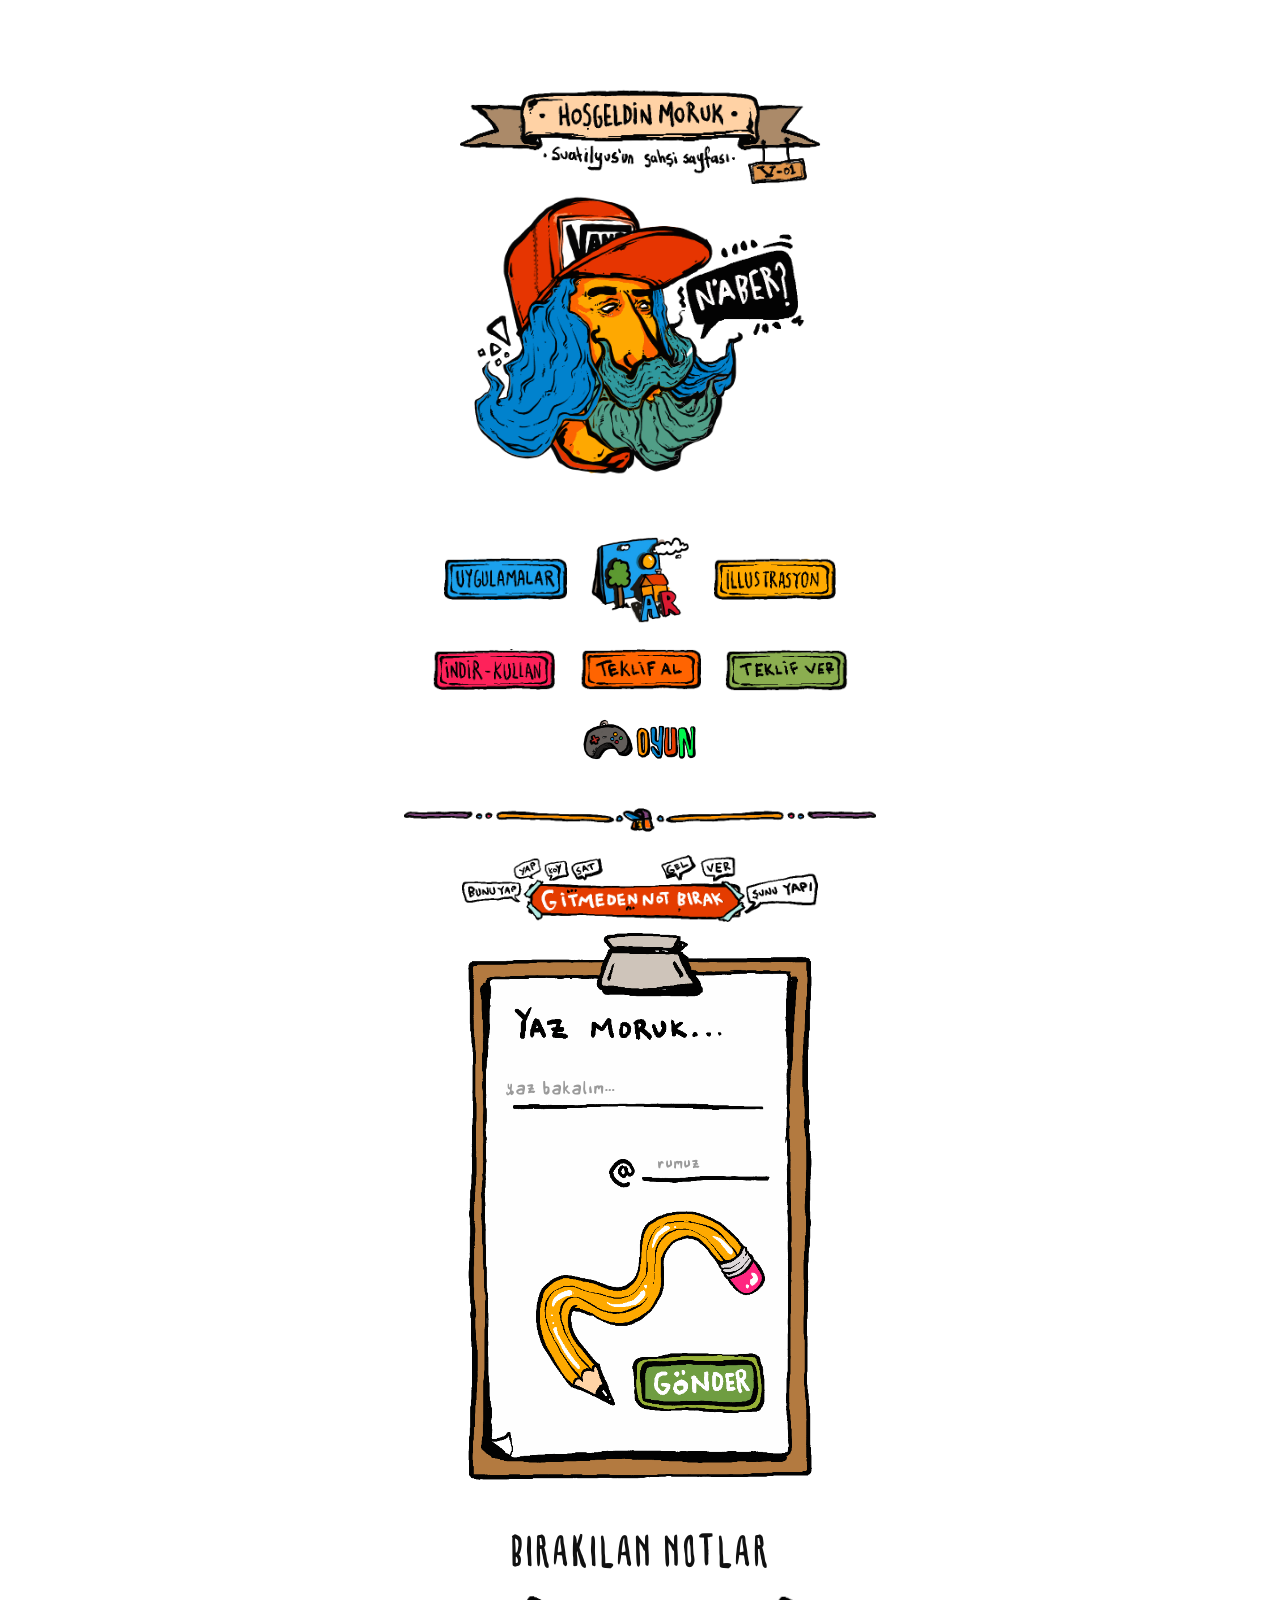
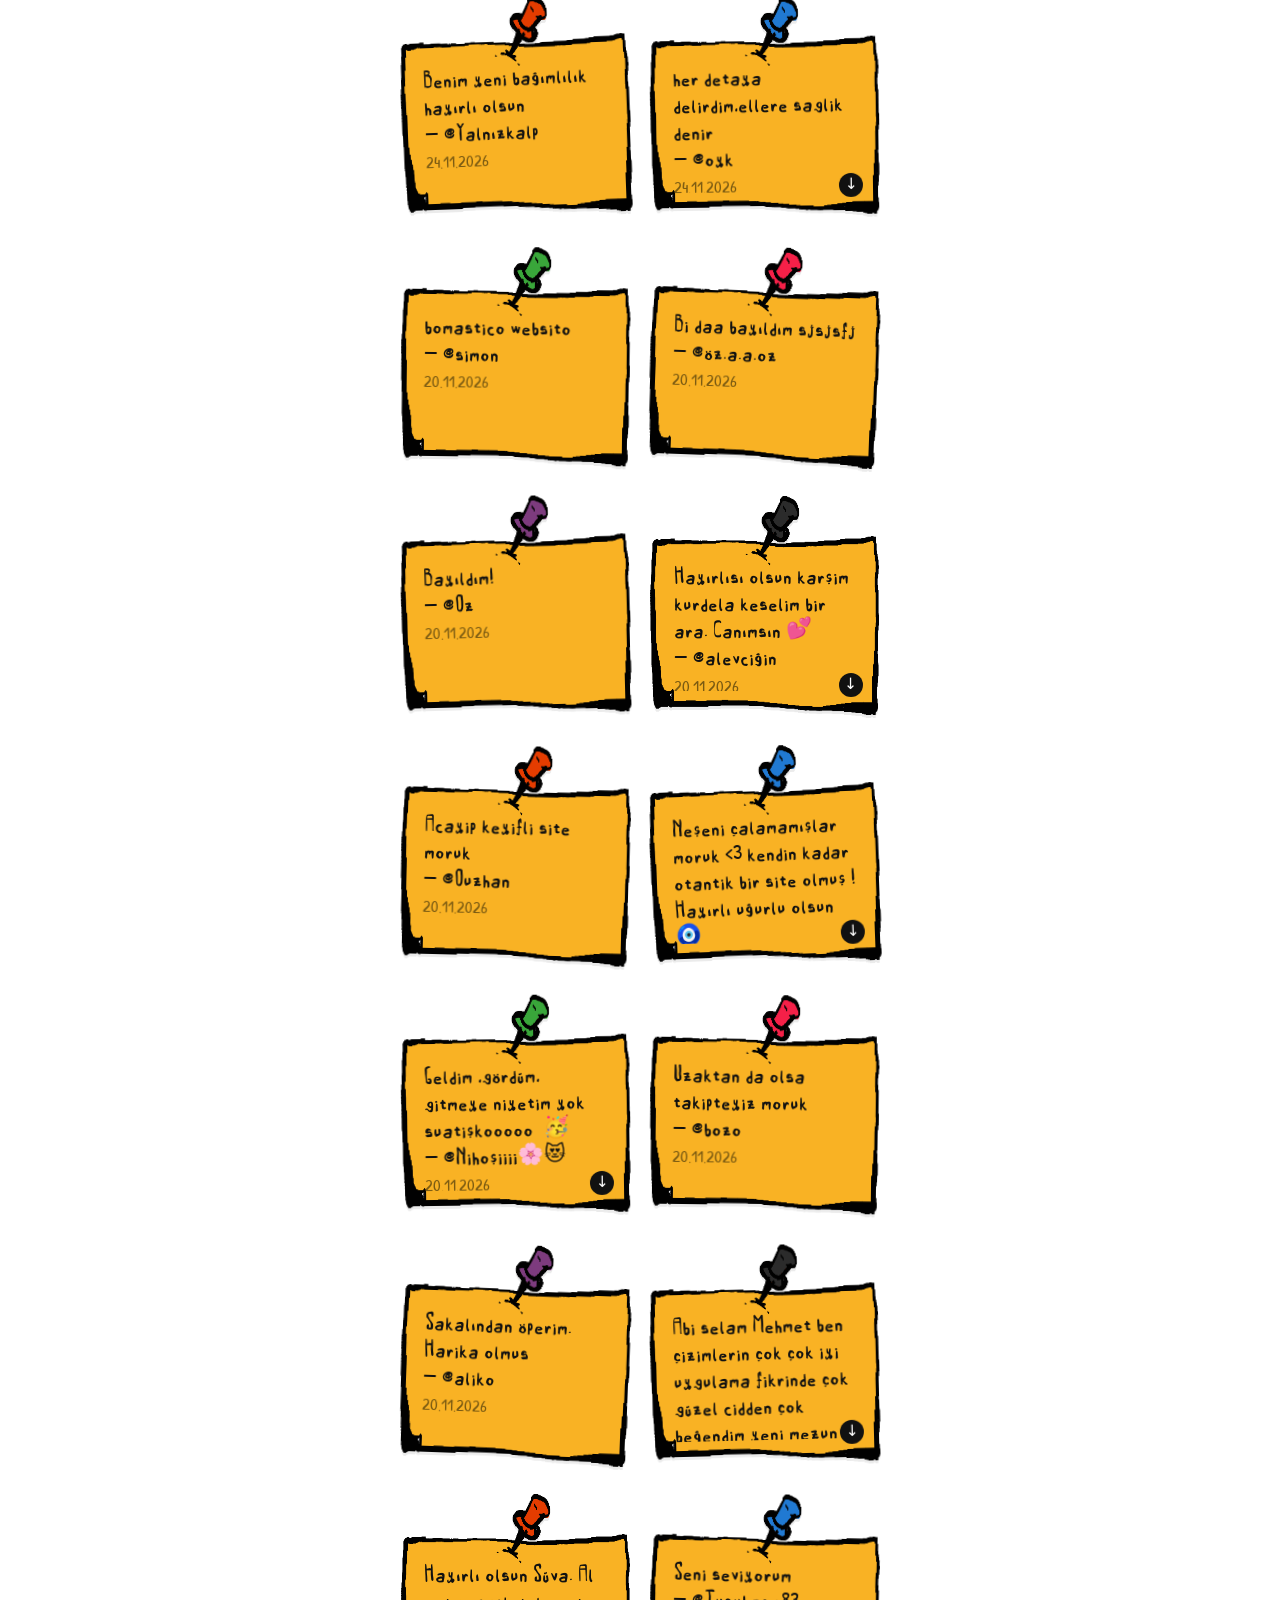
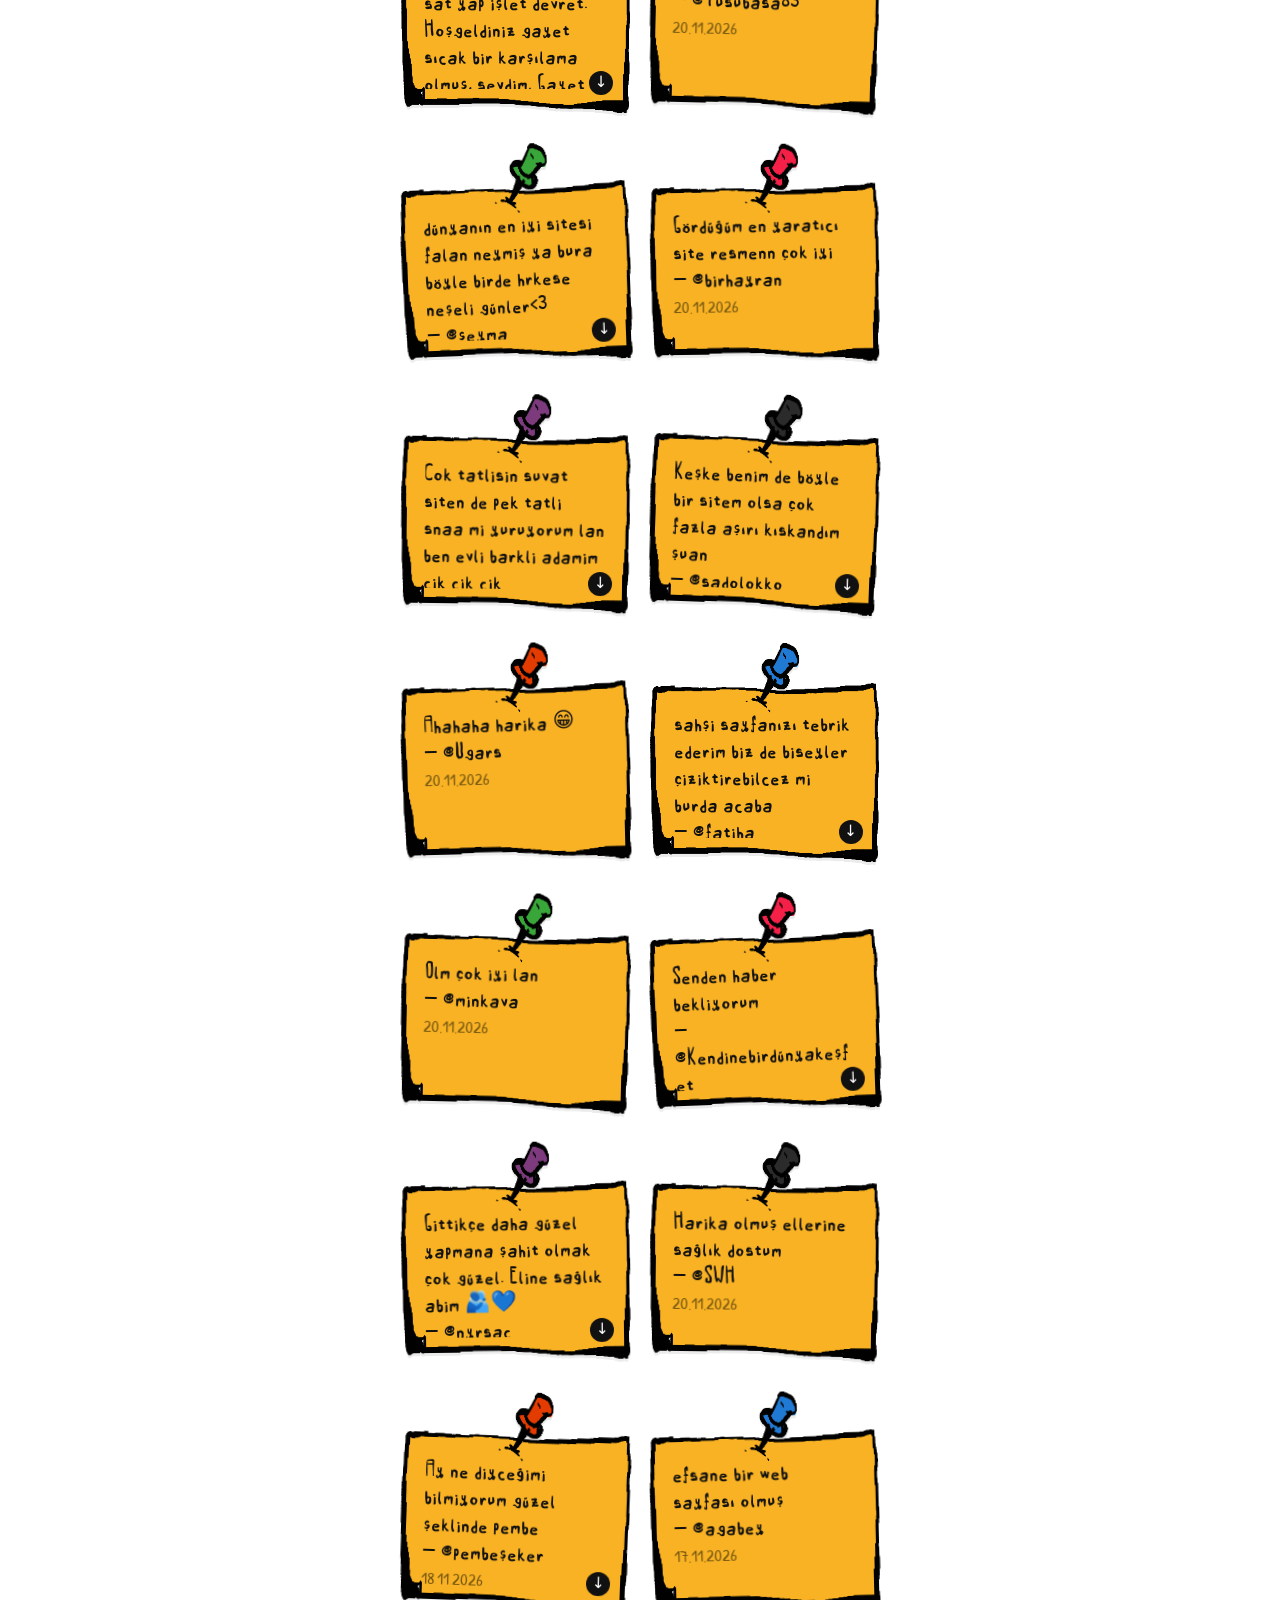
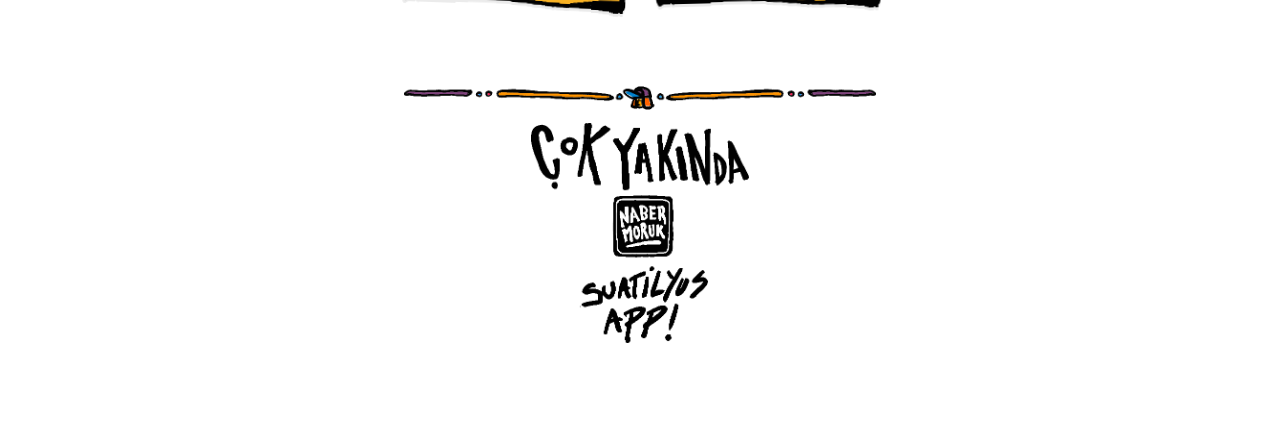
<file: index.html>
<!DOCTYPE html>
<html lang="tr">
<head>
<meta charset="utf-8">
<meta name="viewport" content="width=device-width, initial-scale=1, viewport-fit=cover">
<title>suatilyus — şahsi sayfa</title>
<meta name="description" content="Suatilyus'un şahsi sayfası. Suat Serkan Çelmeli — illüstrasyon, mural ve tasarım, İzmir.">
<meta name="theme-color" content="#ffffff">
<meta property="og:title" content="Hoşgeldin moruk — suatilyus">
<meta property="og:description" content="Suatilyus'un şahsi sayfası: illüstrasyon, uygulamalar, indir-kullan.">
<meta property="og:image" content="https://suatilyus.com/img/og.png">
<meta property="og:url" content="https://suatilyus.com/">
<link rel="icon" href="img/icon-192.png">
<link rel="apple-touch-icon" href="img/apple-touch-icon.png">
<link rel="manifest" href="manifest.json">
<meta name="apple-mobile-web-app-capable" content="yes">
<meta name="apple-mobile-web-app-title" content="suatilyus">
<link rel="preconnect" href="https://fonts.googleapis.com">
<link rel="preconnect" href="https://fonts.gstatic.com" crossorigin>
<link href="https://fonts.googleapis.com/css2?family=Patrick+Hand&display=swap" rel="stylesheet">
<link rel="stylesheet" href="ortak.css?v=2611241350">
<style>
:root{--pink:#fd225a;--ink:#111}
*{box-sizing:border-box;margin:0;padding:0}
html{scroll-behavior:smooth}
body{background:#fff;color:var(--ink);font-family:"suat-long","Patrick Hand",system-ui,sans-serif;-webkit-tap-highlight-color:transparent}
img{display:block;max-width:100%;height:auto;user-select:none;-webkit-user-drag:none}
.page{width:min(100%,520px);margin:0 auto;container-type:inline-size;padding:calc(env(safe-area-inset-top) + min(17vw,88px)) 0 min(18vw,94px);display:flex;flex-direction:column;align-items:center;overflow:hidden}

/* 1 cqw = 11.7px on the 1170px drawing */
.header{width:69.6cqw;position:relative}
.btn.ar{width:19cqw;margin-top:-4cqw}.btn.ar img{display:block;width:100%;height:auto}
.header .kose{position:absolute;top:auto;bottom:-2%;right:4%;width:12cqw}
.header .kose .kose-btn{display:none}
.header .kose .kose-menu{top:100%}
.v01{position:absolute;right:4%;bottom:0;width:17%;height:34%;background:none;border:0;padding:0;-webkit-touch-callout:none;-webkit-user-select:none;user-select:none;touch-action:manipulation;cursor:default;z-index:5}
.portrait{width:66.5cqw;margin-top:2.2cqw;animation:float 6s ease-in-out infinite}
.portrait .bubble{position:absolute;inset:0;z-index:2;transform-origin:83% 40%;animation:talk 4s ease-in-out infinite}
@keyframes float{50%{transform:translateY(-1.2cqw) rotate(-.6deg)}}
@keyframes talk{0%,70%,100%{transform:scale(1) rotate(0)}76%{transform:scale(1.08) rotate(3deg)}82%{transform:scale(.97) rotate(-2deg)}88%{transform:scale(1.02)}}

.row{display:flex;flex-wrap:wrap;justify-content:center;align-items:flex-start;align-content:flex-start;gap:5cqw 4.6cqw;width:94%;margin-top:15.6cqw;min-height:30cqw}
/* buttons added from the panel without a drawing: text in a drawn-style frame */
.btn.txt{display:flex;align-items:center;justify-content:center;min-height:8.2cqw;margin-top:.8cqw;border:.6cqw solid var(--ink);border-radius:1.4cqw;outline:.3cqw solid var(--ink);outline-offset:-1.5cqw;color:var(--ink);font-family:"suat-skinny","Patrick Hand",sans-serif;font-size:4.6cqw;letter-spacing:.04em;text-transform:uppercase;padding:0 2cqw;text-align:center;line-height:1}
.btn.txt:hover{background:#ffd23f}
.btn{width:23.6cqw;background:none;border:0;cursor:pointer;display:block;text-decoration:none;transition:transform .12s}
/* color layer: line art sits on top, colour fades in underneath */
.cz{position:relative}
.cz>img{position:relative}
.cz>img.c{position:absolute;inset:0;width:100%;height:100%;opacity:1}
.cz:hover>img.c,.cz.on>img.c,.cz:focus-within>img.c,.btn:focus-visible>img.c{opacity:1;transition-duration:.15s}
.btn .arrows{position:absolute;z-index:3;width:85%;left:-1%;bottom:96%;opacity:0;pointer-events:none;transition:opacity .15s}
.btn:hover .arrows,.btn:focus-visible .arrows,.btn.on .arrows{opacity:1;transition-duration:.15s;animation:poke .6s ease-in-out infinite alternate}
.btn:active{transform:scale(.95)}
@keyframes poke{to{transform:translateY(1cqw)}}

.divider{width:90.8cqw;margin-top:8.5cqw}
.note-header{width:68.5cqw;margin-top:4.4cqw}
/* clipboard note form — hotspots measured on the drawing */
.note{position:relative;width:66cqw;margin-top:2cqw}
.note>img{display:block;width:100%;height:auto}
.note textarea,.note input{position:absolute;z-index:2;background:transparent;border:0;outline:0;resize:none;font:inherit;color:var(--ink);font-size:4.2cqw;line-height:5cqw;padding:0}
.note textarea{left:10.7%;right:11.9%;top:25.4%;height:5.6%;overflow-y:auto}
.note input{left:55%;right:13%;top:38.9%;height:5.2%;font-size:3.8cqw;line-height:5.4cqw}
.note textarea::placeholder,.note input::placeholder{color:#9a9a9a}
.note .send{position:absolute;z-index:2;left:45.5%;width:43.2%;top:75.3%;height:13.8%;background:none;border:0;cursor:pointer;border-radius:2cqw;transition:transform .12s}
.note .send:hover{transform:rotate(-3deg) scale(1.04);background:rgba(255,255,255,.12)}
.note .send:active{transform:scale(.94)}
/* approved notes, pinned with different coloured pins */
.notlar{width:92cqw;margin-top:10cqw}
.notlar h2{font-size:7cqw;font-weight:400;letter-spacing:.04em;text-align:center;margin-bottom:5cqw}
.ntl{display:grid;grid-template-columns:1fr 1fr;gap:6cqw 4cqw;align-items:start}
.nt{position:relative;background:center/100% 100% no-repeat;height:42cqw;padding:12.5cqw 3cqw 4.5cqw 4.5cqw;font-size:4cqw;line-height:1.3;white-space:pre-wrap;word-break:break-word;filter:drop-shadow(0 .6cqw 0 rgba(0,0,0,.08));display:flex;flex-direction:column}
.nt-y{flex:1;min-height:0;overflow-y:auto;-webkit-overflow-scrolling:touch;overscroll-behavior:contain;padding-right:1.5cqw;scrollbar-width:thin;scrollbar-color:rgba(0,0,0,.45) transparent}
.nt-y::-webkit-scrollbar{width:1cqw}.nt-y::-webkit-scrollbar-thumb{background:rgba(0,0,0,.45);border-radius:1cqw}
/* long note: a hand-drawn-ish hint that it scrolls (iOS hides scrollbars) */
.nt.tasar::after{content:"↓";position:absolute;right:3.2cqw;bottom:3.4cqw;width:4.6cqw;height:4.6cqw;border-radius:50%;background:var(--ink);color:#fff;font-size:3cqw;line-height:4.6cqw;text-align:center;pointer-events:none;transition:opacity .2s}
.nt.tasar.sonda::after{opacity:0}
.nt small{display:block;margin-top:1.4cqw;font-size:3.2cqw;color:#7a5a12}
.nt.tek{grid-column:1/-1;width:62%;justify-self:center}
.divider2{margin-top:14.5cqw}
.soon{width:42cqw;margin-top:2.5cqw;animation:wobble 3s ease-in-out infinite}
@keyframes wobble{50%{transform:rotate(-2.5deg) scale(1.03)}}

.sr{position:absolute;width:1px;height:1px;overflow:hidden;clip:rect(0 0 0 0)}
@media (prefers-reduced-motion:reduce){*{animation:none!important}}
</style>
</head>
<body>
<main class="page">
  <h1 class="sr">Hoşgeldin moruk — Suatilyus'un şahsi sayfası</h1>
  <div class="header cz"><img class="c" src="img/header-c.png" alt=""><img src="img/header.png" alt="Hoşgeldin moruk · Suatilyus'un şahsi sayfası · V-01" width="814" height="215"></div>

  <div class="portrait cz">
    <img class="c" src="img/portrait-c.png" alt="">
    <img src="img/portrait.png" alt="Şapkalı, uzun saçlı ve sakallı karakter" width="778" height="633">
    <img class="bubble" src="img/bubble.png" alt="N'aber?" width="778" height="633">
  </div>

  <nav class="row" id="btns" aria-label="Ana menü"></nav>

  <div class="divider cz"><img class="c" src="img/divider-c.png" alt=""><img src="img/divider.png" alt="" width="1062" height="54"></div>
  <img class="note-header" src="img/ui/not-baslik.png" alt="Gitmeden not bırak" width="800" height="152">
  <form class="note" id="note">
    <img src="img/ui/pano.png" alt="Yaz moruk…" width="607" height="968">
    <textarea name="not" maxlength="1000" aria-label="Notun" placeholder="yaz bakalım…"></textarea>
    <input name="kim" maxlength="60" aria-label="Rumuzun (mecburi değil)" placeholder="rumuz" autocomplete="off">
    <button class="send" type="submit" aria-label="Gönder"></button>
  </form>

  <section class="notlar" id="notlar" hidden aria-label="Bırakılan notlar"><h2>BIRAKILAN NOTLAR</h2><div class="ntl" id="ntList"></div></section>
  <div class="divider divider2 cz" id="uygulamalar"><img class="c" src="img/divider-c.png" alt=""><img src="img/divider.png" alt="" width="1062" height="54"></div>
  <img class="soon" src="img/ui/cok-yakinda-app.png" alt="Çok yakında: Naber Moruk — suatilyus app!" width="455" height="458">
</main>
<script src="ortak.js?v=2611241350"></script>
<script>
/* home buttons come from veri/site.json (control panel) */
(function koseTasi(n){n=n||0;const k=document.querySelector('.kose'),h=document.querySelector('.header');
  if(!(k&&h)){if(n<100)setTimeout(()=>koseTasi(n+1),50);return;}
  /* home page: no visible "giriş" corner. Hold the V-01 tag ~1.5 s to open the menu (with MÜDÜRİYET) */
  h.appendChild(k);
  const v=document.createElement('button');v.className='v01';v.type='button';v.setAttribute('aria-label','V-01');h.appendChild(v);
  const btn=k.querySelector('.kose-btn'),mud=k.querySelector('.k-mud');let t;
  const ac=()=>{mud.hidden=false;try{localStorage.setItem('suat-mud','1')}catch(e){}k.classList.add('open');btn.setAttribute('aria-expanded','true');if(navigator.vibrate)navigator.vibrate(30);};
  v.addEventListener('pointerdown',e=>{t=setTimeout(ac,1500);});
  ['pointerup','pointerleave','pointercancel'].forEach(ev=>v.addEventListener(ev,()=>clearTimeout(t)));
  v.addEventListener('contextmenu',e=>e.preventDefault());
  v.addEventListener('click',e=>e.stopPropagation());
})();
suat.veri().then(d=>{
  const E=suat.esc;
  document.getElementById('btns').innerHTML=d.butonlar.filter(b=>!b.gizli).map(b=>{
    const ext=/^https?:/.test(b.link), href=b.link?suat.url(b.link):'#';
    const attrs=`href="${E(href)}"${ext?' target="_blank" rel="noopener"':''}${b.link?'':' data-soon'}`;
    return b.gorsel
      ? `<a class="btn cz" ${attrs}>${b.renk?`<img class="c" src="${E(suat.url(b.renk))}" alt="">`:''}<img src="${E(suat.url(b.gorsel))}" alt="${E(b.ad)}"><img class="arrows" src="img/arrows.png" alt=""></a>`
      : /(^|\/)ar\/?$/.test(b.link||'')
        ? `<a class="btn ar" ${attrs}><img src="img/ui/btn-ar.png" alt="${E(b.ad)}" width="500" height="436"></a>`
        : `<a class="btn txt" ${attrs}>${E(b.ad)}</a>`;
  }).join('');
});
const say=(m,ok)=>suat.toast(m,ok);
let KUTU=null;
suat.veri().then(d=>{
  KUTU=d.notKutusu||null;
  const N=(d.notlar||[]);
  if(N.length){document.getElementById('notlar').hidden=false;
    const PIN=['kirmizi','mavi','yesil','pembe','mor','siyah'];
    document.getElementById('ntList').innerHTML=N.map((n,i)=>{const rot=((i*37)%7-3)*0.7;
      return `<div class="nt${N.length%2&&i===N.length-1?' tek':''}" style="background-image:url(img/ui/not-kart-${PIN[i%PIN.length]}.png);transform:rotate(${rot}deg)"><div class="nt-y">${suat.esc(n.metin)}<small>${n.kim?'@'+suat.esc(n.kim.replace(/^@/,''))+' · ':''}${suat.esc(n.tarih||'')}</small></div></div>`}).join('');
    /* mark notes whose text is longer than the card */
    const isaretle=()=>document.querySelectorAll('#ntList .nt').forEach(nt=>{const y=nt.firstElementChild;const t=y.scrollHeight>y.clientHeight+2;nt.classList.toggle('tasar',t);
      if(t&&!y.dataset.dinle){y.dataset.dinle=1;y.addEventListener('scroll',()=>nt.classList.toggle('sonda',y.scrollTop+y.clientHeight>=y.scrollHeight-4),{passive:true});}});
    requestAnimationFrame(isaretle);if(document.fonts)document.fonts.ready.then(isaretle);addEventListener('resize',isaretle);}
});
document.getElementById('note').addEventListener('submit',async e=>{
  e.preventDefault();const f=e.target,m=f.not.value.trim();
  if(!m){say('önce bi şey yaz moruk');f.not.focus();return}
  if(!KUTU||!KUTU.form||!KUTU.alan){say('not kutusu çok yakında açılıyor',true);return}
  try{const fd=new URLSearchParams();const k=f.kim.value.trim();fd.append(KUTU.alan,k?m+'\n— @'+k.replace(/^@/,''):m);
    await fetch(KUTU.form,{method:'POST',mode:'no-cors',headers:{'Content-Type':'application/x-www-form-urlencoded'},body:fd});
    f.reset();say('aldım, okuyunca asarım',true);
  }catch(err){say('gitmedi, bi daha dene')}
});
</script>
</body>
</html>
</file>
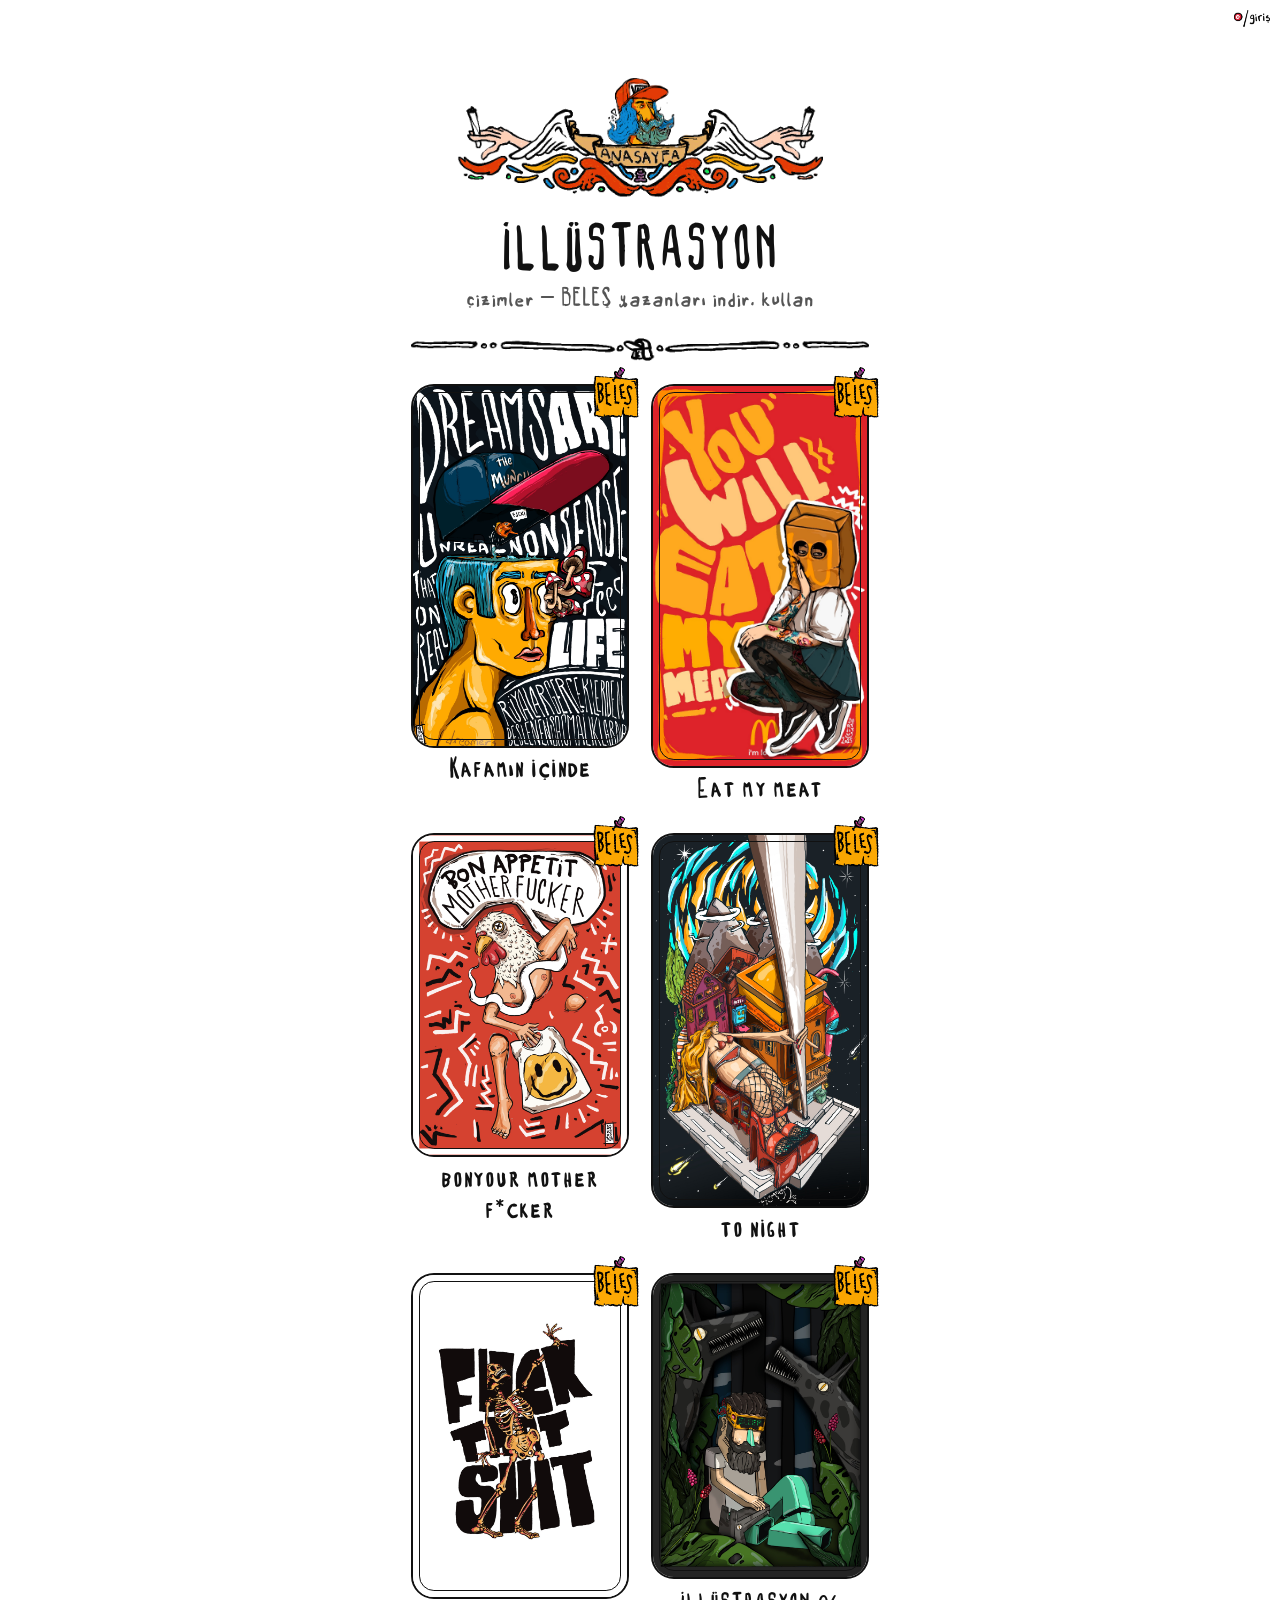
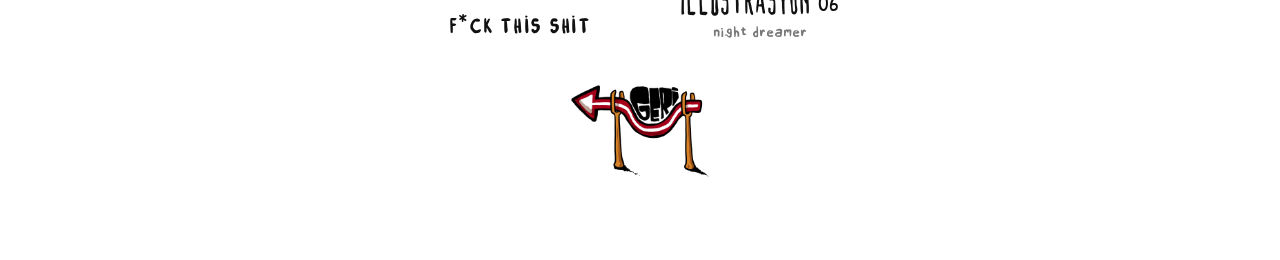
<file: illustrasyon/index.html>
<!DOCTYPE html>
<html lang="tr">
<head>
<meta charset="utf-8">
<meta name="viewport" content="width=device-width, initial-scale=1, viewport-fit=cover">
<title>İllüstrasyon — suatilyus</title>
<meta name="description" content="suatilyus çizimleri — illüstrasyon, mural, poster.">
<link rel="icon" href="../img/icon-192.png">
<link rel="apple-touch-icon" href="../img/apple-touch-icon.png">
<link rel="manifest" href="../manifest.json">
<link rel="preconnect" href="https://fonts.googleapis.com">
<link rel="preconnect" href="https://fonts.gstatic.com" crossorigin>
<link href="https://fonts.googleapis.com/css2?family=Patrick+Hand&display=swap" rel="stylesheet">
<link rel="stylesheet" href="../ortak.css?v=2611241350">
<style>
:root{--ink:#111}
*{box-sizing:border-box;margin:0;padding:0}
body{background:#fff;color:var(--ink);font-family:"suat-long","Patrick Hand",system-ui,sans-serif;-webkit-tap-highlight-color:transparent}
img{display:block;max-width:100%;height:auto}
a{color:inherit;text-decoration:none}
.page{width:min(100%,520px);margin:0 auto;container-type:inline-size;padding:calc(env(safe-area-inset-top) + min(15vw,78px)) min(6vw,31px) min(16vw,83px);display:flex;flex-direction:column;align-items:center}
.amblem{width:80cqw;transition:transform .2s}
.amblem:hover{transform:rotate(-2deg) scale(1.03)}
h1{font-size:11cqw;font-weight:400;letter-spacing:.04em;margin-top:5cqw;line-height:1}
.sub{font-size:5cqw;margin-top:1.5cqw;color:#555;text-align:center}
.divider{width:100%;margin:6cqw 0 5cqw}
.grid{display:grid;grid-template-columns:1fr 1fr;gap:7cqw 5cqw;width:100%;align-items:start}
.grid .wp{display:block;width:100%}
.wp{appearance:none;border:0;background:none;padding:0;cursor:pointer;text-align:center;font:inherit;color:inherit}
.frame{border:.6cqw solid var(--ink);border-radius:5cqw;outline:.3cqw solid var(--ink);outline-offset:-2cqw;overflow:hidden;background:#f3f3f3;display:block;min-height:20cqw;transition:transform .15s}
.frame img{width:100%;height:auto;display:block;max-width:none}
.frame.empty{aspect-ratio:3/4}
.frame.empty{background:#fafafa;display:flex;align-items:center;justify-content:center}
.frame.empty img{display:none}
.frame.empty::before{content:"YAKINDA";font-size:6cqw;color:#aaa;letter-spacing:.05em}
.wp{position:relative}
.wp .tag{position:absolute;width:11cqw;top:-4cqw;right:-3cqw;transform:rotate(10deg);z-index:2}
.wp .tag.yeni{width:21cqw;top:2cqw;right:auto;left:-3.5cqw;transform:rotate(-10deg)}
.wp .tag.yakinda{width:27cqw;top:auto;bottom:8cqw;right:auto;left:50%;transform:translateX(-50%) rotate(-6deg)}
.wp:hover .frame{transform:rotate(-1.5deg)}
.wp b{display:block;font-weight:400;font-size:5.2cqw;margin-top:1.6cqw;letter-spacing:.03em}
.wp span{display:block;font-size:4cqw;color:#777}

.view{position:fixed;inset:0;background:rgba(255,255,255,.97);display:none;flex-direction:column;align-items:center;justify-content:center;gap:16px;padding:calc(env(safe-area-inset-top) + 16px) 16px calc(env(safe-area-inset-bottom) + 16px);z-index:9}
.view.show{display:flex}
.view .big{max-height:72vh;width:auto;border:3px solid var(--ink);border-radius:22px}
.view .row{display:flex;gap:18px;align-items:center}
.view .dl{width:120px}
.view .share{width:48px}
.view .x{width:150px}
.view .tip{font-size:16px;color:#666;text-align:center;max-width:32ch}
</style>
</head>
<body>
<main class="page">
  <a href="../index.html" aria-label="Ana sayfaya dön" style="display:block"><span class="amblem cz lit"><img class="c" src="../img/ui/amblem-c.png" alt=""><img src="../img/ui/amblem.png" alt="Ana sayfa" width="865" height="286"></span></a>
  <h1>İLLÜSTRASYON</h1>
  <p class="sub">çizimler — BELEŞ yazanları indir, kullan</p>
  <img class="divider" src="../img/divider.png" alt="" width="1062" height="54">
  <div class="grid" id="grid"></div>
  <a class="alt-geri" href="../index.html" aria-label="Geri dön"><img src="../img/ui/geri-tabela.png" alt="Geri" width="800" height="536"></a>
</main>
<script src="../ortak.js?v=2611241350"></script>

<div class="view" id="view" role="dialog" aria-modal="true" aria-label="Çizim">
  <img class="big" id="big" alt="">
  <div class="row">
    <a class="dl cz" id="dl" download><img class="c" src="../img/ui/indir-a-c.png" alt=""><img src="../img/ui/indir-a.png" alt="İndir" width="200" height="109"></a>
    <button class="share cz" id="share" hidden><img class="c" src="../img/ui/ikon-paylas-c.png" alt=""><img src="../img/ui/ikon-paylas.png" alt="Paylaş" width="96" height="154"></button>
    <button class="x cz" id="close"><img class="c" src="../img/ui/cikis-c.png" alt=""><img src="../img/ui/cikis.png" alt="Kapat" width="407" height="143"></button>
  </div>
  <p class="tip">iPhone'da görsele basılı tut → "Fotoğraflara Kaydet".</p>
</div>

<script>
{
/* illustrations come from veri/site.json (control panel) */
let WALL=[];
const grid=document.getElementById('grid'),view=document.getElementById('view'),big=document.getElementById('big'),dl=document.getElementById('dl'),E=suat.esc;
function render(){
  const tag=(k,alt,w,h)=>`<span class="tag ${k} cz"><img class="c" src="../img/ui/${k}-c.png" alt=""><img src="../img/ui/${k}.png" alt="${alt}" width="${w}" height="${h}"></span>`;
  const cards=WALL.map((w,i)=>`<button class="wp" data-i="${i}">${w.indir?tag('beles','Beleş',183,204):''}${w.yeni?tag('yeni','Yeni',321,241):''}${w.yakinda?tag('yakinda','Yakında! Aha burada!',615,391):''}<div class="frame"><img src="../${E(w.dosya)}" alt="${E(w.ad)}"></div><b>${E(w.ad)}</b>${w.not?`<span>${E(w.not)}</span>`:''}</button>`);
  if(!WALL.length)cards.push(`<button class="wp" data-empty="1"><div class="frame empty taped"></div><b>YAKINDA</b></button>`);
  grid.innerHTML=cards.join('');
}
suat.veri().then(d=>{const G={beles:true,yeni:true,yakinda:true,...(d.etiketler||{})};WALL=(d.illustrasyon||[]).map(w=>({...w,indir:!!w.indir&&G.beles,yeni:!!w.yeni&&G.yeni,yakinda:!!w.yakinda&&G.yakinda,ad:String(w.ad||'').replace(/^DUVAR (\d+)$/,'İLLÜSTRASYON $1')}));render()});
let cur=null;
grid.addEventListener('click',e=>{const b=e.target.closest('.wp');if(!b)return;if(b.dataset.empty){suat.yakinda();return}cur=WALL[+b.dataset.i];
  big.src='../'+cur.dosya;big.alt=cur.ad;dl.href=big.src;dl.hidden=!cur.indir;dl.setAttribute('download','suatilyus-'+cur.dosya.split('/').pop());view.classList.add('show')});
const close=()=>view.classList.remove('show');
const shareBtn=document.getElementById('share');shareBtn.hidden=!navigator.share;
shareBtn.addEventListener('click',async()=>{try{await navigator.share({title:'suatilyus — '+cur.ad,text:'suatilyus çizimi',url:location.href})}catch(e){}});
document.getElementById('close').addEventListener('click',close);
view.addEventListener('click',e=>{if(e.target===view)close()});
document.addEventListener('keydown',e=>{if(e.key==='Escape')close()});
}
</script>
</body>
</html>
</file>
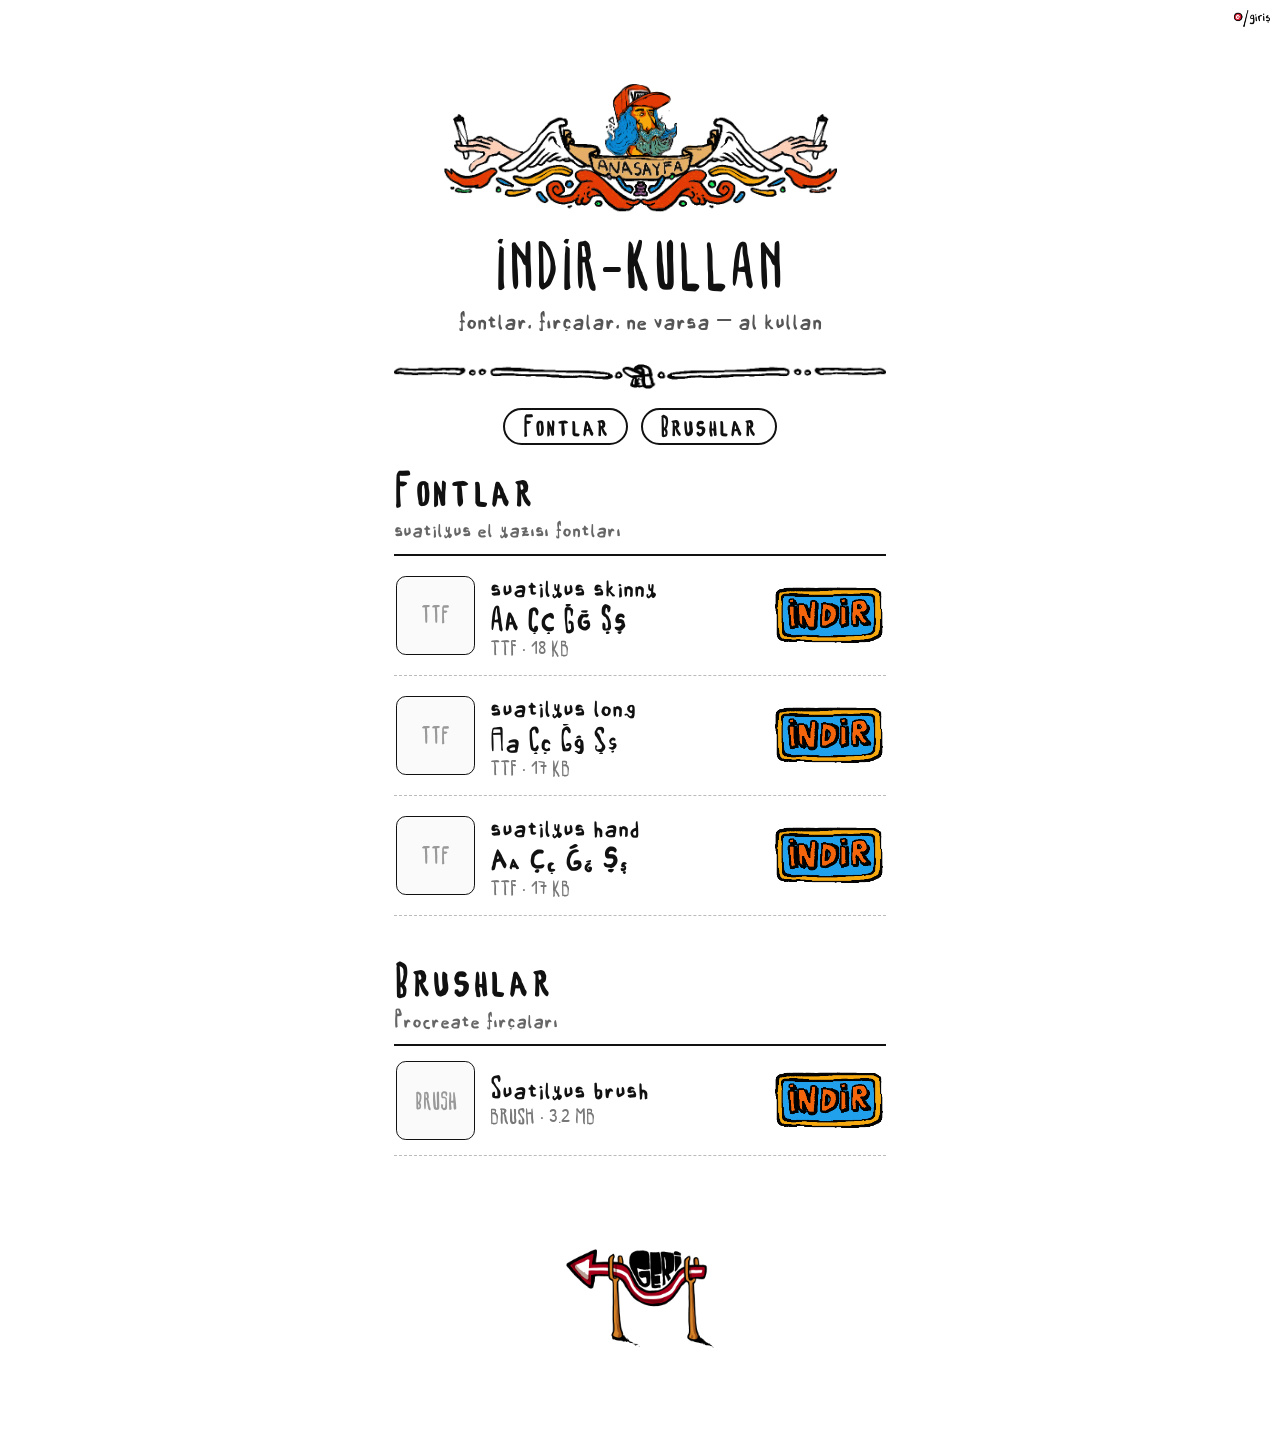
<file: indir/index.html>
<!DOCTYPE html>
<html lang="tr">
<head>
<meta charset="utf-8">
<meta name="viewport" content="width=device-width, initial-scale=1, viewport-fit=cover">
<title>İndir-kullan — suatilyus</title>
<meta name="description" content="suatilyus fontları, Procreate fırçaları ve daha fazlası — indir, kullan.">
<link rel="icon" href="../img/icon-192.png">
<link rel="apple-touch-icon" href="../img/apple-touch-icon.png">
<link rel="manifest" href="../manifest.json">
<link rel="preconnect" href="https://fonts.googleapis.com">
<link rel="preconnect" href="https://fonts.gstatic.com" crossorigin>
<link href="https://fonts.googleapis.com/css2?family=Patrick+Hand&display=swap" rel="stylesheet">
<link rel="stylesheet" href="../ortak.css?v=2611241350">
<style>
:root{--ink:#111}
*{box-sizing:border-box;margin:0;padding:0}
body{background:#fff;color:var(--ink);font-family:"suat-long","Patrick Hand",system-ui,sans-serif;-webkit-tap-highlight-color:transparent}
img{display:block;max-width:100%;height:auto}
a{color:inherit;text-decoration:none}
.page{width:min(100%,560px);margin:0 auto;container-type:inline-size;padding:calc(env(safe-area-inset-top) + min(15vw,84px)) min(6vw,34px) min(16vw,90px);display:flex;flex-direction:column;align-items:center}
.amblem{width:80cqw}
h1{font-size:11cqw;font-weight:400;letter-spacing:.04em;margin-top:5cqw;line-height:1}
.sub{font-size:5cqw;margin-top:1.5cqw;color:#555;text-align:center}
.divider{width:100%;margin:6cqw 0 4cqw}
.cats{display:flex;flex-wrap:wrap;gap:2.5cqw;justify-content:center;margin-bottom:5cqw}
.cats a{font-family:"suat-skinny","Patrick Hand",sans-serif;font-size:5cqw;letter-spacing:.04em;border:.5cqw solid var(--ink);border-radius:99px;padding:.6cqw 3.6cqw}
.cats a:hover{background:#ffd23f}
.kat{width:100%;margin-bottom:9cqw;scroll-margin-top:6cqw}
.kat h2{font-size:8.4cqw;font-weight:400;letter-spacing:.04em;line-height:1}
.kat .not{font-size:4.4cqw;color:#666;margin-top:1cqw}
.list{margin-top:3cqw;border-top:.6cqw solid var(--ink)}
.f{display:flex;align-items:center;gap:3cqw;padding:3cqw .5cqw;border-bottom:.35cqw dashed #bbb}
.f .pv{width:16cqw;height:16cqw;flex:none;border:.4cqw solid var(--ink);border-radius:2cqw;overflow:hidden;display:flex;align-items:center;justify-content:center;background:#fafafa;font-family:"suat-skinny",sans-serif;font-size:4cqw;color:#999}
.f .pv img{width:100%;height:100%;object-fit:cover}
.f .t{flex:1;min-width:0}
.f .t b{display:block;font-weight:400;font-size:5.4cqw;line-height:1.1;word-break:break-word}
.f .t span{font-size:3.8cqw;color:#777}
.f .dl{width:22cqw;flex:none}
.bos{font-size:4.6cqw;color:#999;padding:4cqw .5cqw}
.f .sample{font-size:6cqw;line-height:1.1;margin-top:.6cqw}
</style>
</head>
<body>
<main class="page">
  <a href="../index.html" aria-label="Ana sayfaya dön" style="display:block"><span class="amblem cz lit"><img class="c" src="../img/ui/amblem-c.png" alt=""><img src="../img/ui/amblem.png" alt="Ana sayfa" width="865" height="286"></span></a>
  <h1>İNDİR-KULLAN</h1>
  <p class="sub">fontlar, fırçalar, ne varsa — al kullan</p>
  <img class="divider" src="../img/divider.png" alt="" width="1062" height="54">
  <nav class="cats" id="cats" aria-label="Kategoriler"></nav>
  <div id="list" style="width:100%"></div>
  <a class="alt-geri" href="../index.html" aria-label="Geri dön"><img src="../img/ui/geri-tabela.png" alt="Geri" width="800" height="536"></a>
</main>
<script src="../ortak.js?v=2611241350"></script>
<script>
{
const E=suat.esc, ext=f=>(f.split('.').pop()||'').toUpperCase().slice(0,5);
const FONT=/\.(ttf|otf|woff2?)$/i, IMG=/\.(png|jpe?g|webp|gif)$/i;
suat.veri().then(d=>{
  const cats=(d.indir||[]).filter(k=>!k.gizli);
  document.getElementById('cats').innerHTML=cats.map(k=>`<a href="#${E(k.id)}">${E(k.ad)}</a>`).join('');
  let fi=0; const faces=[];
  document.getElementById('list').innerHTML=cats.map(k=>`<section class="kat" id="${E(k.id)}"><h2>${E(k.ad)}</h2>${k.not?`<p class="not">${E(k.not)}</p>`:''}
    <div class="list">${(k.dosyalar||[]).length?k.dosyalar.map(f=>{
      let pv=`<div class="pv">${f.onizleme?`<img src="../${E(f.onizleme)}" alt="">`:IMG.test(f.dosya)?`<img src="../${E(f.dosya)}" alt="">`:E(ext(f.dosya))}</div>`, sample='';
      if(FONT.test(f.dosya)){const fam='onz'+(fi++);faces.push([fam,f.dosya]);sample=`<div class="sample" style="font-family:${fam},sans-serif">Aa Çç Ğğ Şş</div>`;}
      return `<div class="f">${pv}<div class="t"><b>${E(f.ad)}</b>${sample}<span>${E(ext(f.dosya))} · ${suat.kb(f.boyut)}</span></div>
        <a class="dl cz lit" href="../${E(f.dosya)}" download><img class="c" src="../img/ui/indir-a-c.png" alt=""><img src="../img/ui/indir-a.png" alt="İndir: ${E(f.ad)}" width="200" height="109"></a></div>`;
    }).join(''):'<p class="bos">yakında buraya bir şeyler gelecek</p>'}</div></section>`).join('');
  faces.forEach(([fam,src])=>{const ff=new FontFace(fam,`url(../${src})`);ff.load().then(x=>document.fonts.add(x)).catch(()=>{});});
  if(location.hash){const t=document.getElementById(decodeURIComponent(location.hash.slice(1)));if(t)t.scrollIntoView();}
});
}
</script>
</body>
</html>
</file>
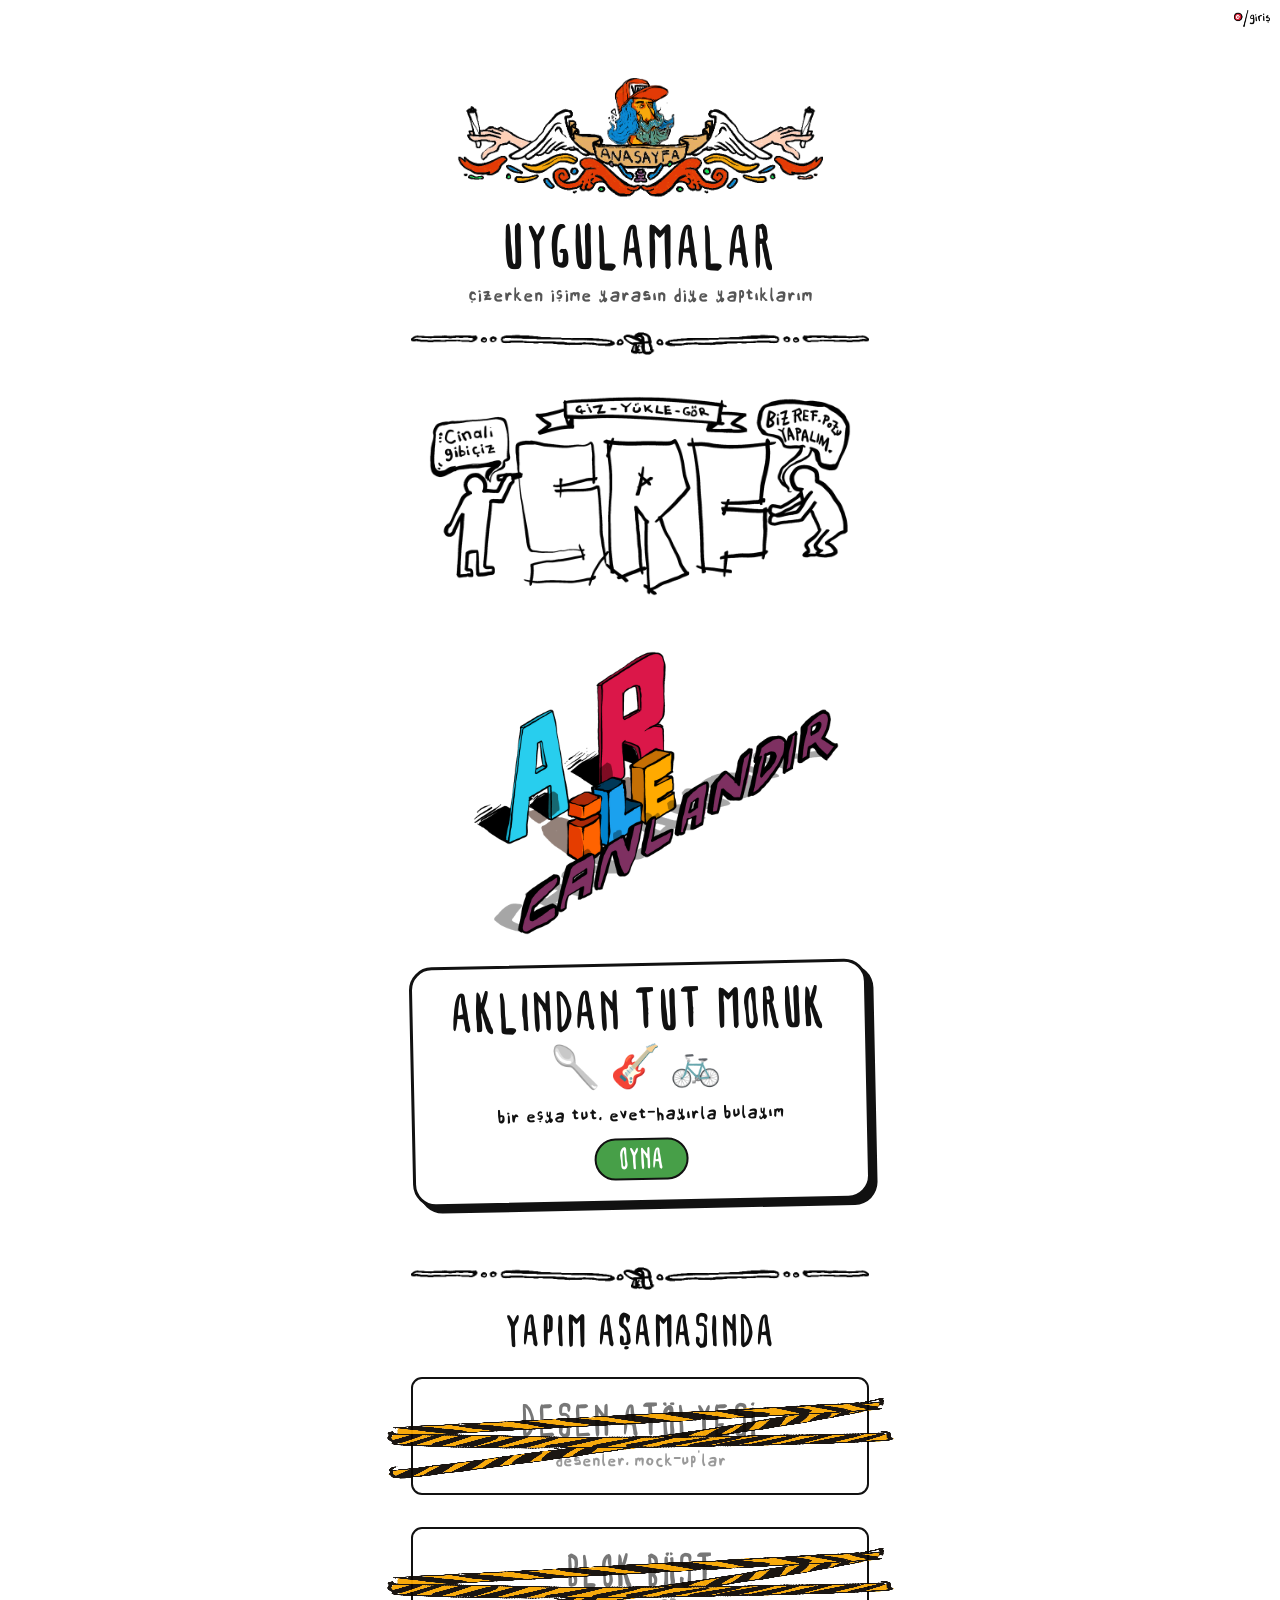
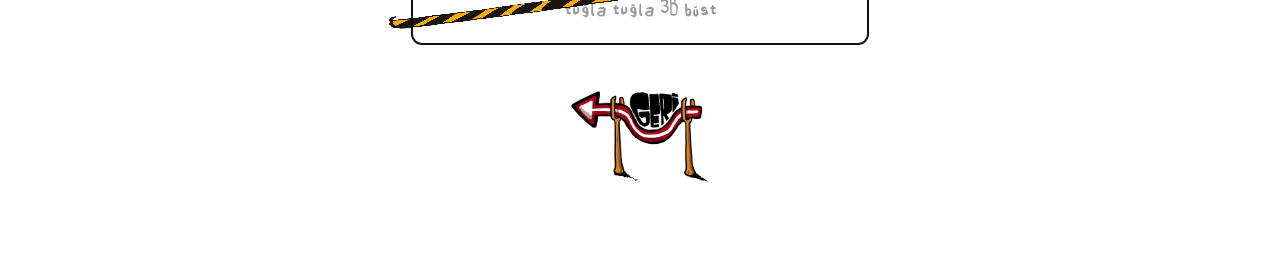
<file: uygulamalar/index.html>
<!DOCTYPE html>
<html lang="tr">
<head>
<meta charset="utf-8">
<meta name="viewport" content="width=device-width, initial-scale=1, viewport-fit=cover">
<title>Uygulamalar — suatilyus</title>
<meta name="description" content="suatilyus'un çizenler için yaptığı küçük uygulamalar.">
<link rel="icon" href="../img/icon-192.png">
<link rel="apple-touch-icon" href="../img/apple-touch-icon.png">
<link rel="manifest" href="../manifest.json">
<link rel="preconnect" href="https://fonts.googleapis.com">
<link rel="preconnect" href="https://fonts.gstatic.com" crossorigin>
<link href="https://fonts.googleapis.com/css2?family=Patrick+Hand&display=swap" rel="stylesheet">
<link rel="stylesheet" href="../ortak.css?v=2611241350">
<style>
:root{--ink:#111}
*{box-sizing:border-box;margin:0;padding:0}
body{background:#fff;color:var(--ink);font-family:"suat-long","Patrick Hand",system-ui,sans-serif;-webkit-tap-highlight-color:transparent}
img{display:block;max-width:100%;height:auto}
a{color:inherit;text-decoration:none}
.page{width:min(100%,520px);margin:0 auto;container-type:inline-size;padding:calc(env(safe-area-inset-top) + min(15vw,78px)) min(6vw,31px) min(16vw,83px);display:flex;flex-direction:column;align-items:center}
.amblem{width:80cqw;transition:transform .2s}
.amblem:hover{transform:rotate(-2deg) scale(1.03)}
h1{font-size:11cqw;font-weight:400;letter-spacing:.04em;margin-top:5cqw;line-height:1}
.sub{font-size:5cqw;margin-top:1.5cqw;color:#555;text-align:center}
.divider{width:100%;margin:6cqw 0 5cqw}

.srf{display:block;width:100%;text-align:center;margin:4cqw 0 2cqw;transition:transform .15s}
.srf img{width:92cqw;margin:0 auto;display:block;height:auto}
.srf img.giris,.ar-giris img.giris{width:46cqw;margin-top:3cqw}
.ar-giris{display:block;text-align:center;margin:10cqw auto 6cqw;width:max-content;max-width:100%;transition:transform .15s}
.ar-giris img{display:block;width:80cqw;height:auto;margin:0 auto;transform:translateX(3.5cqw)}
.ar-giris:active{transform:scale(.98)}
.srf p{font-size:5.4cqw;line-height:1.3;margin-top:2cqw}
.srf .go{display:inline-block;margin-top:2.5cqw;font-size:5.6cqw;border-bottom:.6cqw solid var(--ink)}
.srf:hover{transform:rotate(-1deg)}
.srf:active{transform:scale(.98)}

.soon{display:flex;flex-direction:column;gap:7cqw;width:100%;margin-top:6cqw}
.ar-kart{display:block;margin:2cqw 0 6cqw;border:.6cqw solid var(--ink);border-radius:3cqw;padding:5cqw 4cqw;text-align:center;color:var(--ink);text-decoration:none;background:#fff;box-shadow:1.2cqw 1.2cqw 0 var(--ink)}
.ar-kart b{display:block;font-family:"suat-skinny","Patrick Hand",sans-serif;font-weight:400;font-size:8.4cqw;letter-spacing:.03em;line-height:1}
.ar-kart .ar-resim{display:flex;gap:4cqw;justify-content:center;margin:4cqw 0 3cqw}
.ar-kart .ar-resim img{width:24cqw;object-fit:cover;aspect-ratio:3/4.4;border:.6cqw solid var(--ink);border-radius:2cqw;transform:rotate(-3deg)}
.ar-kart .ar-resim img+img{transform:rotate(4deg)}
.ar-kart .ar-resim img+img+img{transform:rotate(-2deg)}
.ar-kart p{margin:0;font-size:4.6cqw}
.ar-kart .go{display:inline-block;margin-top:3cqw;font-size:5cqw;text-decoration:underline}
.box{border:.6cqw solid var(--ink);border-radius:2.4cqw;padding:5cqw 4cqw;text-align:center;color:#999}
.box b{display:block;font-weight:400;font-size:8cqw;letter-spacing:.04em;color:#777}
.box span{display:block;font-size:4.6cqw}
.oyun-kart{display:block;width:100%;margin:0 0 8cqw;border:.7cqw solid var(--ink);border-radius:5cqw;padding:5cqw 4cqw 4.5cqw;text-align:center;color:var(--ink);text-decoration:none;background:#fff;box-shadow:1.4cqw 1.4cqw 0 var(--ink);transform:rotate(-1.2deg);transition:transform .15s}
.oyun-kart:active{transform:rotate(-1.2deg) scale(.97)}
.oyun-kart b{display:block;font-family:"suat-skinny","Patrick Hand",sans-serif;font-weight:400;font-size:10cqw;letter-spacing:.03em;line-height:.95}
.oyun-kart .emo{font-size:9cqw;letter-spacing:2cqw;margin:2cqw 0 1cqw}
.oyun-kart p{margin:0;font-size:4.8cqw}
.oyun-kart .yeni{display:inline-block;margin-top:3cqw;font-family:"suat-skinny",sans-serif;font-size:5.4cqw;background:#479f48;color:#fff;border-radius:99px;padding:1.2cqw 5cqw;border:.6cqw solid var(--ink)}
</style>
</head>
<body>
<main class="page">
  <a href="../index.html" aria-label="Ana sayfaya dön" style="display:block"><span class="amblem cz lit"><img class="c" src="../img/ui/amblem-c.png" alt=""><img src="../img/ui/amblem.png" alt="Ana sayfa" width="865" height="286"></span></a>
  <h1>UYGULAMALAR</h1>
  <p class="sub">çizerken işime yarasın diye yaptıklarım</p>
  <img class="divider" src="../img/divider.png" alt="" width="1062" height="54">

  <a class="srf" href="srf/index.html">
    <img src="../img/ui/srf-logo.png" alt="SRF — çiz, yükle, gör: suatilyus Referans Fabrikası. Açmak için dokun" width="1000" height="474">
  </a>

  <a class="ar-giris" href="../ar/">
    <img src="../img/ui/ar-canlandir.png" alt="AR ile canlandır. Açmak için dokun" width="1000" height="776">
  </a>

  <a class="oyun-kart" href="tahmin/index.html">
    <b>AKLINDAN TUT MORUK</b>
    <div class="emo" aria-hidden="true">🥄🎸🚲</div>
    <p>bir eşya tut, evet-hayırla bulayım</p>
    <span class="yeni">OYNA</span>
  </a>

  <img class="divider" src="../img/divider.png" alt="" width="1062" height="54">
  <h1 style="font-size:8cqw;margin-top:0">YAPIM AŞAMASINDA</h1>
  <div class="soon">
    <a class="box taped" href="#" data-soon><b>DESEN ATÖLYESİ</b><span>desenler, mock-up'lar</span></a>
    <a class="box taped" href="#" data-soon><b>BLOK BÜST</b><span>tuğla tuğla 3B büst</span></a>
  </div>
  <a class="alt-geri" href="../index.html" aria-label="Geri dön"><img src="../img/ui/geri-tabela.png" alt="Geri" width="800" height="536"></a>
</main>
<script src="../ortak.js?v=2611241350"></script>
</body>
</html>
</file>
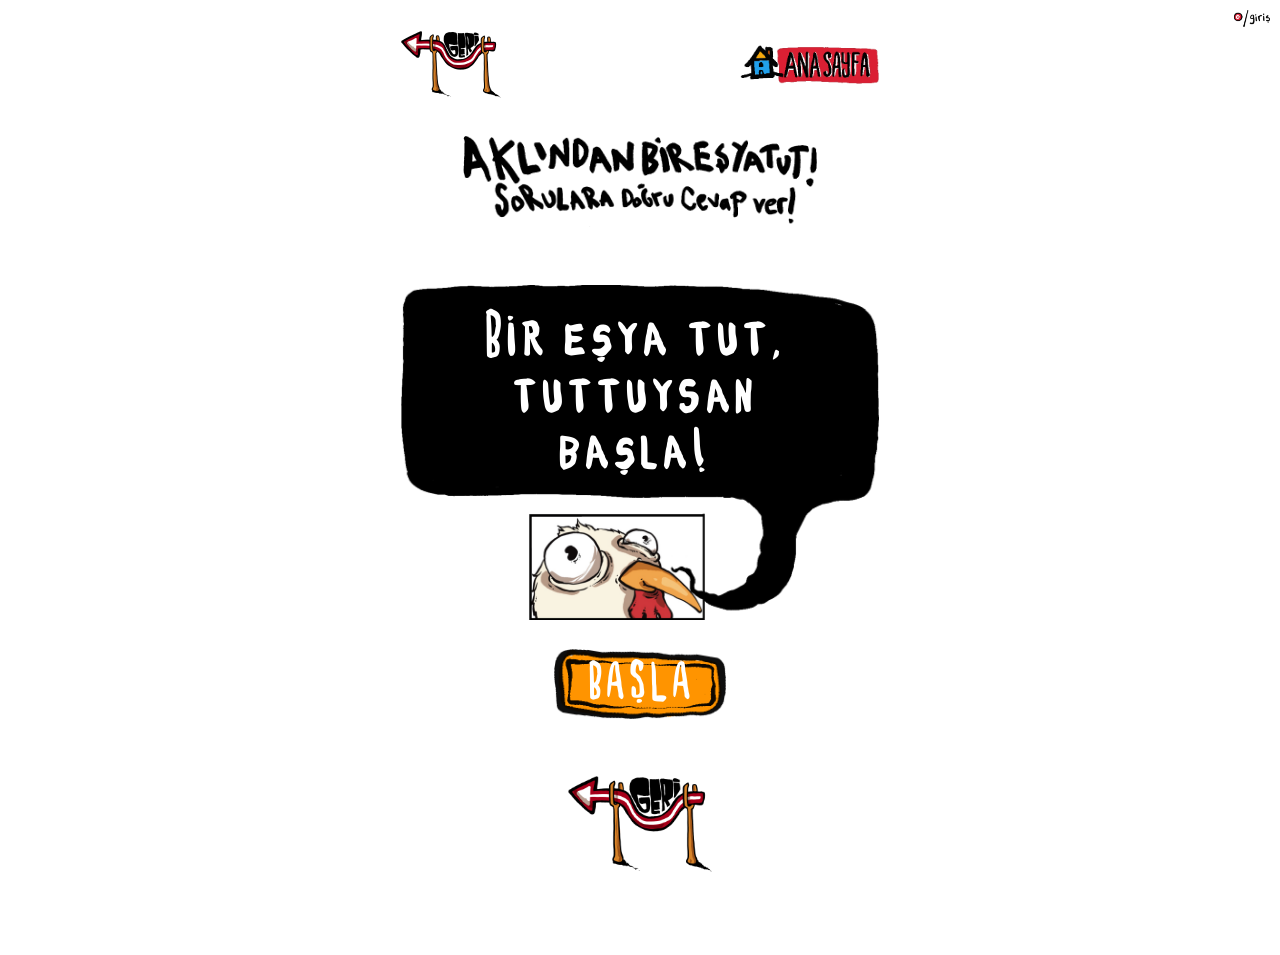
<file: uygulamalar/tahmin/index.html>
<!DOCTYPE html>
<html lang="tr">
<head>
<meta charset="utf-8">
<meta name="viewport" content="width=device-width,initial-scale=1,viewport-fit=cover">
<title>Aklından Tut Moruk — suatilyus</title>
<meta name="description" content="Aklından bir eşya tut, evet-hayır sorularıyla bulayım.">
<link rel="icon" href="../../img/icon-192.png">
<link rel="apple-touch-icon" href="../../img/apple-touch-icon.png">
<link rel="stylesheet" href="../../ortak.css?v=2611241350">
<style>
:root{--ink:#111}
*{box-sizing:border-box}
html,body{margin:0;background:#fff;color:var(--ink)}
body{font-family:"suat-long","Patrick Hand",system-ui,sans-serif;-webkit-tap-highlight-color:transparent}
.page{width:min(100%,520px);margin:0 auto;container-type:inline-size;padding:calc(env(safe-area-inset-top) + min(6vw,31px)) min(4vw,21px) min(16vw,83px);display:flex;flex-direction:column;align-items:center}
.nav{display:flex;align-items:center;justify-content:space-between;width:100%}
.nav .geri{width:21cqw}.nav .geri img{display:block;width:100%;height:auto}
.nav .home{width:29cqw}
img{display:block;max-width:100%;height:auto}
.baslik{width:74cqw;margin:8cqw auto 3cqw}
.sayac{display:flex;align-items:flex-end;justify-content:center;gap:1.4cqw;height:7.5cqw;margin:0 0 1.5cqw}
.sayac b{font-family:"suat-skinny",sans-serif;font-weight:400;font-size:9cqw;line-height:1}
.sayac img{width:14.5cqw}
.sayac.bos{visibility:hidden}
.sahne{position:relative;width:100%}
.sahne>img{width:100%}
.balon{position:absolute;left:6%;right:9%;top:5%;height:54%;display:flex;flex-direction:column;align-items:center;justify-content:center;text-align:center;color:#fff}
.soru{font-family:"suat-skinny",sans-serif;font-size:11.6cqw;line-height:1.02;letter-spacing:.02em}
.soru.uzun{font-size:9.6cqw}
.emo{font-size:13cqw;line-height:1;margin-bottom:1.5cqw}
.cevap{display:grid;grid-template-columns:1fr 1fr;gap:4cqw 9cqw;width:78cqw;margin:6cqw auto 0}
.cevap button,.tek{position:relative;appearance:none;border:0;padding:0;background:none;cursor:pointer;transition:transform .08s}
.cevap button img,.tek img{width:100%}
.cevap button span,.tek span{position:absolute;inset:0;display:flex;align-items:center;justify-content:center;padding-bottom:.6cqw;color:#fff;font-family:"suat-skinny",sans-serif;font-size:9.2cqw;letter-spacing:.04em;line-height:1;white-space:nowrap}
.cevap button span.k{font-size:6.9cqw}
.cevap button:active,.tek:active{transform:scale(.94) rotate(-1deg)}
.tek{display:block;width:36cqw;margin:6cqw auto 0}
.geri-al{margin-top:5cqw;font-family:"suat-hand",sans-serif;font-size:5.4cqw;background:none;border:0;color:#666;text-decoration:underline;cursor:pointer}
.sonuc{width:100%;margin-top:8cqw;animation:gel .45s cubic-bezier(.3,1.5,.5,1)}
.sonuc.bildi img{width:86cqw;margin:0 auto}
.sonuc.yok img{width:100%}
@keyframes gel{from{transform:scale(.6) rotate(-4deg);opacity:0}to{transform:none;opacity:1}}
.tekrar{display:block;width:52cqw;margin:5cqw auto 0;background:none;border:0;padding:0;cursor:pointer;transition:transform .08s}
.tekrar:active{transform:scale(.94)}
.neydi{display:flex;width:86%;margin:4cqw auto 0}
.neydi input{flex:1;font:inherit;font-size:5cqw;border:0;border-bottom:.7cqw solid var(--ink);padding:1.5cqw 1cqw;outline:0;background:transparent;text-align:center}
.kucuk{font-size:3.8cqw;color:#666;text-align:center;margin:3cqw 0 0;line-height:1.4}
.kucuk a{color:inherit}
[hidden]{display:none!important}
.alt-geri{display:block;width:min(30%,160px);margin:12cqw auto 0}.alt-geri img{display:block;width:100%;height:auto}
</style>
</head>
<body>
<main class="page">
  <nav class="nav">
    <a class="geri" href="../index.html" aria-label="Geri: uygulamalar"><img src="../../img/ui/geri-tabela.png" alt="Geri" width="800" height="536"></a>
    <a class="home cz lit" href="../../index.html" aria-label="Ana sayfa"><img class="c" src="../../img/ui/anasayfa-c.png" alt=""><img src="../../img/ui/anasayfa.png" alt="Ana sayfa" width="370" height="105"></a>
  </nav>

  <img class="baslik" src="../../img/ui/tahmin-baslik.png" alt="Aklından bir eşya tut! Sorulara doğru cevap ver!" width="780" height="200">
  <div class="sayac bos" id="sayac"><b id="no">1.</b><img src="../../img/ui/tahmin-soru.png" alt="soru" width="160" height="70"></div>

  <div class="sahne">
    <img src="../../img/ui/tahmin-sahne.png" alt="" width="1000" height="702">
    <div class="balon" aria-live="polite">
      <div class="emo" id="emo" hidden></div>
      <div class="soru" id="soru">Bir eşya tut, tuttuysan başla!</div>
    </div>
  </div>

  <!-- start -->
  <button class="tek" id="basla" type="button"><img src="../../img/ui/tahmin-btn-turuncu.png" alt="" width="368" height="150"><span>BAŞLA</span></button>

  <!-- question answers -->
  <div class="cevap" id="cevap" hidden>
    <button data-c="1" type="button"><img src="../../img/ui/tahmin-btn-turuncu.png" alt="" width="368" height="150"><span>EVET</span></button>
    <button data-c="0" type="button"><img src="../../img/ui/tahmin-btn-mavi.png" alt="" width="376" height="152"><span>HAYIR</span></button>
    <button data-c="0.5" type="button"><img src="../../img/ui/tahmin-btn-kirmizi.png" alt="" width="368" height="150"><span>KISMEN</span></button>
    <button data-c="-1" type="button"><img src="../../img/ui/tahmin-btn-mor.png" alt="" width="376" height="152"><span class="k">BİLMİYORUM</span></button>
  </div>
  <button class="geri-al" id="gerial" type="button" hidden>bir önceki cevabı geri al</button>

  <!-- guess -->
  <div class="cevap" id="tahmin" hidden>
    <button id="dogru" type="button"><img src="../../img/ui/tahmin-btn-turuncu.png" alt="" width="368" height="150"><span>EVET!</span></button>
    <button id="yanlis" type="button"><img src="../../img/ui/tahmin-btn-mavi.png" alt="" width="376" height="152"><span>HAYIR</span></button>
  </div>

  <!-- results -->
  <div class="sonuc bildi" id="bildi" hidden><img src="../../img/ui/tahmin-bildi.png" alt="Yine bildi mi moruk?" width="900" height="534"></div>
  <div class="sonuc yok" id="pes" hidden>
    <img src="../../img/ui/tahmin-bulamadi.png" alt="Neeee bulamadı mı? Kesicem onu!" width="1000" height="827">
    <form class="neydi" id="neydiForm"><input id="neydi" placeholder="neydi? yaz bakalım" autocomplete="off" maxlength="40" enterkeyhint="done"></form>
    <p class="kucuk">Listemde yoksa <a href="../../index.html#note">ana sayfadaki panoya</a> yaz, eklerim.</p>
  </div>
  <button class="tekrar" id="tekrar" type="button" hidden><img src="../../img/ui/tahmin-tekrar.png" alt="Tekrar dene" width="575" height="296"></button>

  <a class="alt-geri" href="../index.html" aria-label="Geri"><img src="../../img/ui/geri-tabela.png" alt="Geri" width="800" height="536"></a>
</main>

<script src="../../ortak.js?v=2611241350"></script>
<script src="veri.js?v=2611241350"></script>
<script>
(()=>{
const $=id=>document.getElementById(id);
const Q=Object.keys(SORULAR);
const E=ESYALAR.map(([ad,emo,evet,bazen])=>{const ys=new Set(evet.split(/\s+/)),bs=new Set(bazen.split(/\s+/));
  return {ad,emo,v:Object.fromEntries(Q.map(k=>[k,ys.has(k)?1:bs.has(k)?.5:0]))};});

/* how likely is each answer, given what the thing really is */
const L=(cevap,v)=>{
  if(cevap===1)  return v===1?.92:v===.5?.55:.07;
  if(cevap===0)  return v===1?.07:v===.5?.40:.92;
  return            v===1?.30:v===.5?.70:.15;      // KISMEN
};
const H=w=>{let s=0,t=w.reduce((a,b)=>a+b,0);for(const x of w)if(x>0){const p=x/t;s-=p*Math.log2(p)}return s};

const mi=a=>{if(/(ampul|tuval|saat|kalp|rol)$/i.test(a))return a.match(/ampul$/i)?'mü':'mi';const v=(a.toLocaleLowerCase('tr').match(/[aıoueiöü]/g)||['i']).pop();return {a:'mı',ı:'mı',o:'mu',u:'mu',e:'mi',i:'mi',ö:'mü',ü:'mü'}[v]};
let w,sorulan,gecmis,elenen,tahminSay,simdiki,mod;

function yaz(t,emo){$('soru').textContent=t;$('soru').classList.toggle('uzun',t.length>30);$('emo').hidden=!emo;$('emo').textContent=emo||'';$('no').textContent=sorulan.size+'.';}
function sifirla(){
  w=E.map(()=>1);sorulan=new Set();gecmis=[];elenen=new Set();tahminSay=0;simdiki=null;
}
function enIyiSoru(){
  let best=null,bestGain=-1;const h0=H(w);
  for(const k of Q){if(sorulan.has(k))continue;
    let exp=0,top=0;
    for(const c of [1,0,.5]){
      const w2=E.map((e,i)=>w[i]*L(c,e.v[k]));const p=w2.reduce((a,b)=>a+b,0);top+=p;exp+=p*H(w2);}
    const gain=h0-exp/top;
    if(gain>bestGain){bestGain=gain;best=k;}
  }
  return bestGain>0.02?best:null;
}
function lider(){let bi=-1,bw=-1,t=0;w.forEach((x,i)=>{t+=x;if(x>bw){bw=x;bi=i}});return {i:bi,p:t?bw/t:0};}

function goster(m){
  mod=m;
  $('basla').hidden=m!=='bas';$('cevap').hidden=m!=='soru';$('tahmin').hidden=m!=='tahmin';
  $('pes').hidden=m!=='pes';$('bildi').hidden=m!=='kazandim';$('tekrar').hidden=!(m==='kazandim'||m==='pes');
  $('sayac').classList.toggle('bos',!(m==='soru'));
  $('gerial').hidden=!(m==='soru'&&gecmis.length);
}
function sonraki(){
  const l=lider(),k=enIyiSoru();
  if((l.p>=.72&&sorulan.size>=4)||!k||sorulan.size>=22) return tahminEt(l.i);
  simdiki=k;sorulan.add(k);
  yaz(SORULAR[k]);goster('soru');
}
function tahminEt(i){
  if(i<0||w[i]<=0||tahminSay>=3) return pesEt();
  tahminSay++;simdiki=i;
  yaz((tahminSay===1?'':'O zaman… ')+E[i].ad+' '+mi(E[i].ad)+'?',E[i].emo);
  goster('tahmin');
}
function pesEt(){
  yaz('Pes ettim moruk. Neydi?');goster('pes');
}

$('basla').onclick=()=>{sifirla();sonraki();};
$('tekrar').onclick=()=>{sifirla();$('neydi').value='';sonraki();scrollTo({top:0,behavior:'smooth'});};
$('cevap').addEventListener('click',e=>{
  const b=e.target.closest('button');if(!b)return;const c=+b.dataset.c;
  gecmis.push({k:simdiki,w:w.slice()});
  if(c!==-1)w=w.map((x,i)=>x*L(c,E[i].v[simdiki]));
  sonraki();
});
$('gerial').onclick=()=>{const g=gecmis.pop();if(!g)return;w=g.w;sorulan.delete(simdiki);sorulan.delete(g.k);
  simdiki=g.k;sorulan.add(g.k);yaz(SORULAR[g.k]);goster('soru');};
$('dogru').onclick=()=>{
  yaz(sorulan.size+' soruda buldum: '+E[simdiki].ad+'!',E[simdiki].emo);goster('kazandim');
};
$('yanlis').onclick=()=>{w[simdiki]=0;elenen.add(simdiki);
  if(tahminSay>=3)return pesEt();
  // keep asking a little more before the next guess
  const l=lider();if(l.p>=.72&&sorulan.size>=Q.length-1)return tahminEt(l.i);
  const k=enIyiSoru();if(!k)return tahminEt(l.i);
  simdiki=k;sorulan.add(k);yaz(SORULAR[k]);goster('soru');
};
$('neydiForm').onsubmit=e=>{e.preventDefault();const v=$('neydi').value.trim();if(!v)return;
  const bul=E.find(x=>x.ad.toLocaleLowerCase('tr')===v.toLocaleLowerCase('tr'));
  yaz(bul?`${bul.ad} listemdeydi ama cevaplar başka yere götürdü!`:`${v}… Bunu bilmiyordum!`,bul?bul.emo:'🤔');
};
goster('bas');
})();
</script>
</body>
</html>
</file>
<file: ortak.css>
/* suatilyus — shared pieces for every page */
[hidden]{display:none!important}
/* line art on top, colour layer fades in underneath on hover / finger */
.cz{position:relative;display:block}
.cz>img{position:relative;display:block;width:100%;height:auto}
.cz>img.c{position:absolute;inset:0;height:100%;opacity:1}
.cz.lit>img.c,.cz:hover>img.c,.cz.on>img.c,.cz:focus-visible>img.c,.cz:focus-within>img.c{opacity:1;transition-duration:.15s}
a.cz,button.cz{transition:transform .12s}
a.cz:hover,button.cz:hover{transform:rotate(-2deg) scale(1.03)}
a.cz:active,button.cz:active{transform:scale(.95)}
button.cz{appearance:none;background:none;border:0;padding:0;cursor:pointer;font:inherit}

/* "yakında, aha burada!" burst */
.yk-pop{position:fixed;left:50%;top:50%;width:min(78vw,420px);transform:translate(-50%,-50%) scale(.2) rotate(-14deg);opacity:0;pointer-events:none;z-index:20;transition:transform .35s cubic-bezier(.3,1.6,.5,1),opacity .2s}
.yk-pop.show{transform:translate(-50%,-50%) scale(1) rotate(-4deg);opacity:1}

/* toast */
.toast{display:flex;align-items:center;gap:10px;position:fixed;left:50%;bottom:calc(env(safe-area-inset-bottom) + 24px);transform:translate(-50%,160%);background:#111;color:#fff;padding:10px 18px;border-radius:14px;font-size:20px;transition:transform .25s;z-index:21;white-space:nowrap}
.toast.show{transform:translate(-50%,0)}
.toast img{width:34px;height:34px}

/* tape across things that are not ready yet */
.taped{position:relative}
.taped::after{content:"";position:absolute;left:-6%;right:-6%;top:50%;height:46%;transform:translateY(-50%) rotate(-4deg);background:url(img/ui/serit.png) center/100% 100% no-repeat;pointer-events:none}
@media (prefers-reduced-motion:reduce){.yk-pop{transition:none}}

/* bottom "geri dön" */
.alt-geri{display:block;width:min(30%,160px);margin:10% auto 0}.alt-geri img{display:block;width:100%;height:auto}

/* top-right corner: language + login menu */
.kose{position:absolute;top:calc(env(safe-area-inset-top) + 10px);right:10px;z-index:15;width:36px}
.kose-btn{width:100%}
.kose-menu{position:absolute;right:0;top:calc(100% + 8px);width:170px;background:#fff;border:2.5px solid #111;border-radius:13px;padding:10px 12px;display:none;flex-direction:column;gap:9px;box-shadow:3px 3px 0 #111}
.kose.open .kose-menu{display:flex}
.kose-menu a{display:block}
.kose-menu .k-kayit{width:112px}.kose-menu .k-giris{width:96px}.kose-menu .k-mud{width:136px}
.kose-menu .k-dil{width:40px;margin-top:4px}
.kose-menu .lang{display:flex;align-items:center;gap:8px;opacity:.38;cursor:pointer;background:none;border:0;padding:0}
.kose-menu .lang.sel{opacity:1}
.kose-menu .lang .fl{width:23px}.kose-menu .lang .w{height:20px;width:auto}
.kose-menu .lang.sel .w{border-bottom:3px solid #111}
.kose-menu [hidden]{display:none!important}

/* suatilyus fonts (uploaded from the panel into /dosyalar — don't delete them there) */
@font-face{font-family:"suat-skinny";src:url(dosyalar/suatilyus-skinny-regular.ttf) format("truetype");font-display:swap}
@font-face{font-family:"suat-long";src:url(dosyalar/suatilyus-long-regular.ttf) format("truetype");font-display:swap}
@font-face{font-family:"suat-hand";src:url(dosyalar/suatilyus-hand-regular.ttf) format("truetype");font-display:swap}
/* headings in skinny; digits/symbols the fonts don't have fall back to Patrick Hand */
h1,h2,.box b,.wp b,.app h2,.sub-title{font-family:"suat-skinny","Patrick Hand",system-ui,sans-serif}
.toast{font-family:"suat-long","Patrick Hand",system-ui,sans-serif}
</file>
